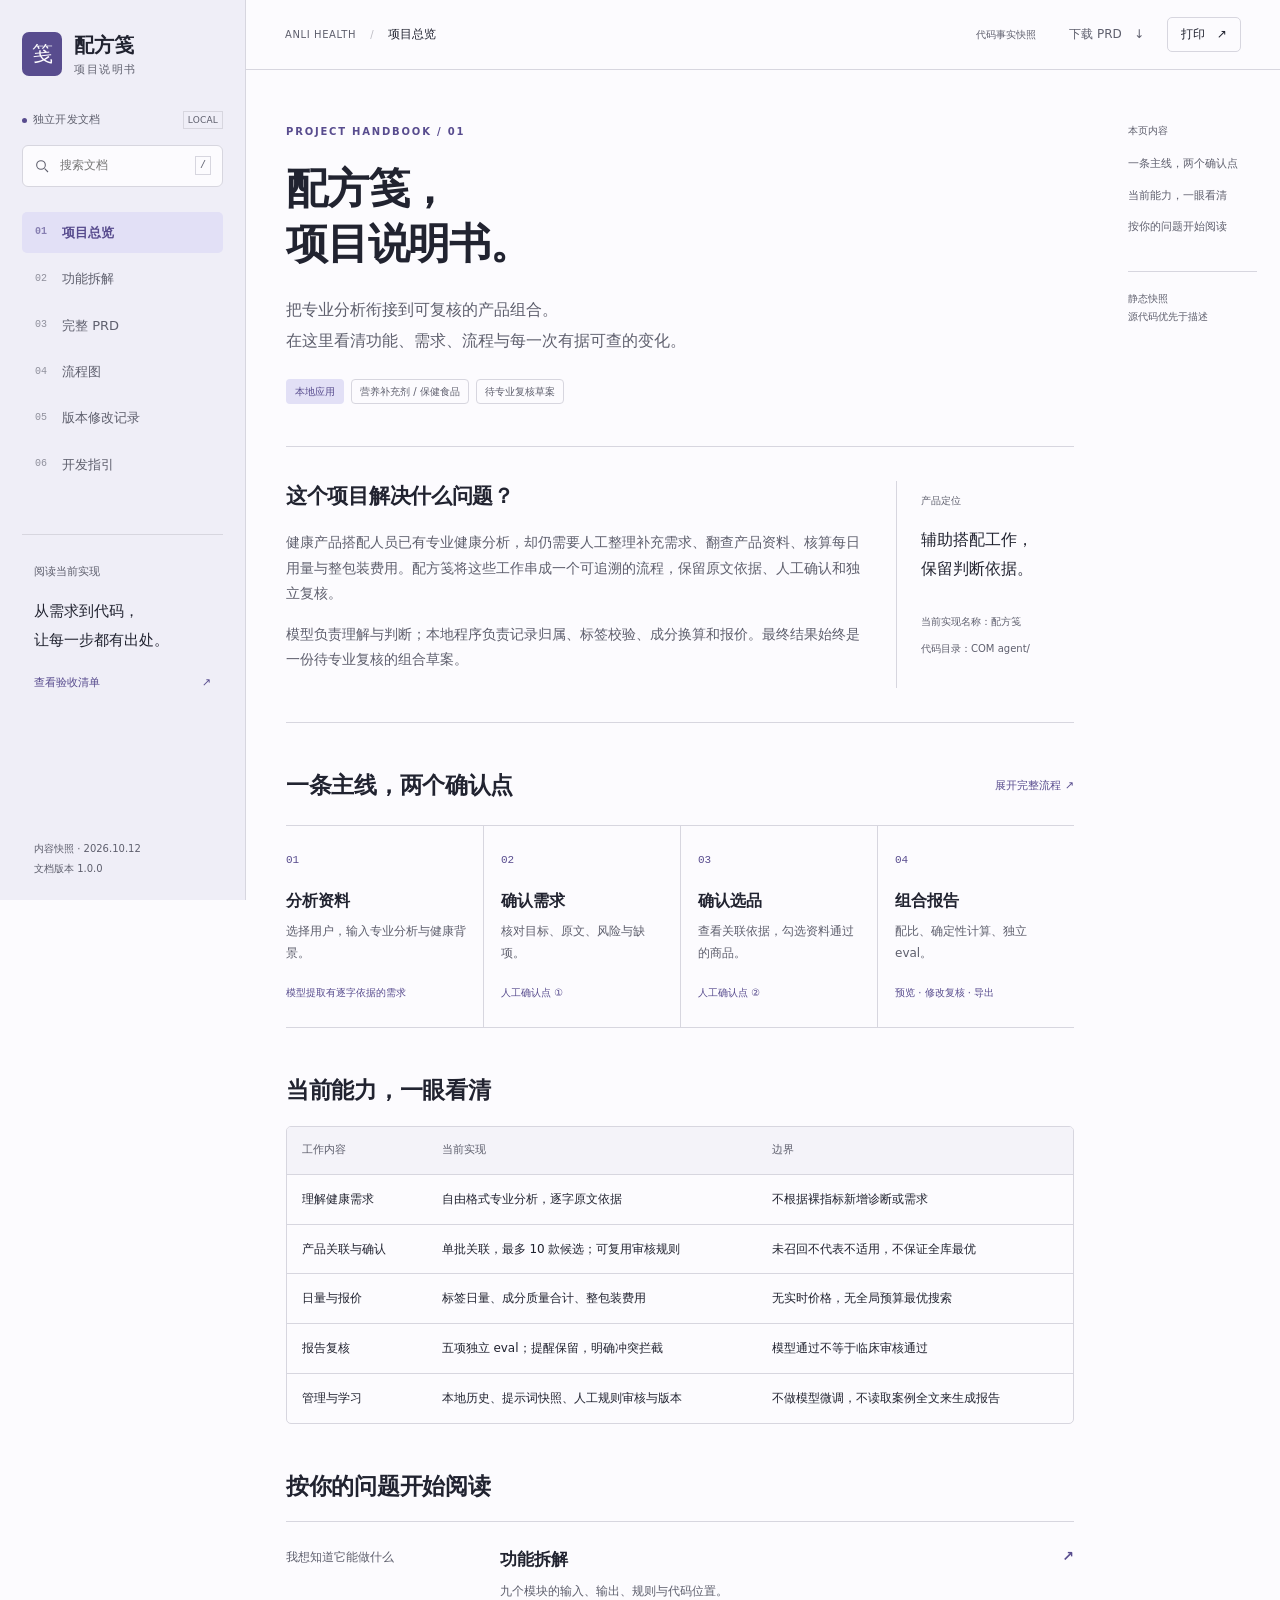
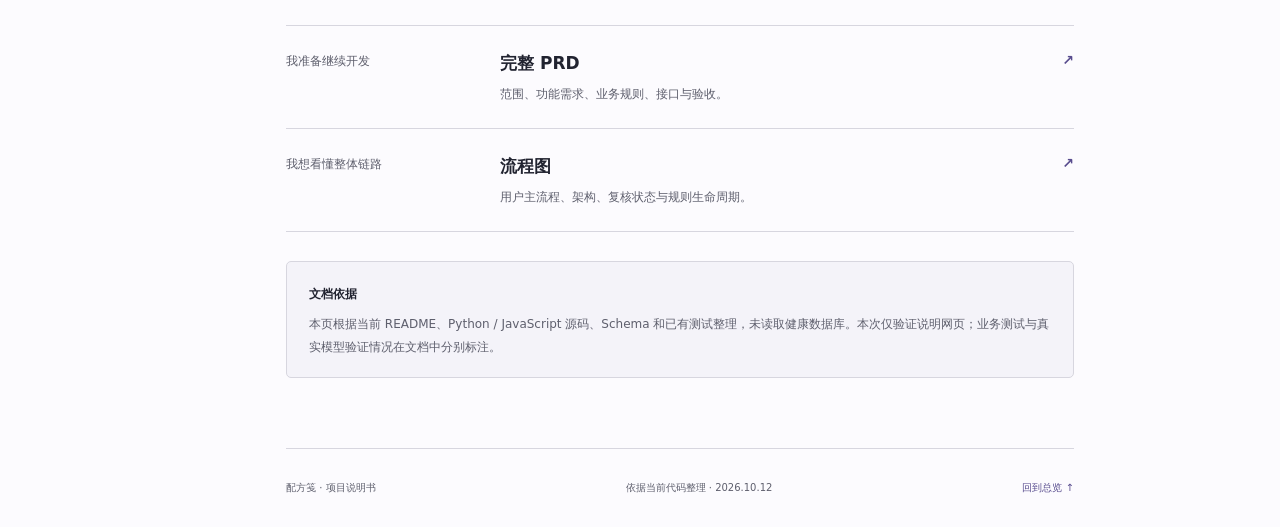
<file: project-docs/index.html>
<!doctype html>
<html lang="zh-CN">
<head>
  <meta charset="utf-8">
  <meta name="viewport" content="width=device-width, initial-scale=1">
  <meta name="description" content="配方笺项目开发说明：功能拆解、产品需求文档、系统流程和版本记录。">
  <title>配方笺 · 项目说明书</title>
  <link rel="icon" href="data:image/svg+xml,%3Csvg xmlns='http://www.w3.org/2000/svg' viewBox='0 0 40 40'%3E%3Crect width='40' height='40' rx='10' fill='%23574b91'/%3E%3Cpath d='M12 10h16v21H12zM16 16h8M16 21h8M16 26h5' fill='none' stroke='%23f8f6fc' stroke-width='2'/%3E%3C/svg%3E">
  <link rel="stylesheet" href="styles.css">
  <script src="app.js" defer></script>
</head>
<body>
  <a class="skip-link" href="#main">跳到正文</a>
  <aside class="sidebar" id="sidebar">
    <a class="brand" href="#overview"><span class="brand-mark" aria-hidden="true">笺</span><span>配方笺<small>项目说明书</small></span></a>
    <div class="workspace-label"><span class="dot"></span> 独立开发文档 <span class="local-label">LOCAL</span></div>
    <label class="search-box" for="doc-search"><svg viewBox="0 0 24 24" aria-hidden="true"><circle cx="10.5" cy="10.5" r="6.5"/><path d="m16 16 5 5"/></svg><input id="doc-search" type="search" placeholder="搜索文档" autocomplete="off"><kbd>/</kbd></label>
    <nav aria-label="文档导航" class="nav">
      <a href="#overview" data-page="overview"><span>01</span>项目总览</a>
      <a href="#features" data-page="features"><span>02</span>功能拆解</a>
      <a href="#prd" data-page="prd"><span>03</span>完整 PRD</a>
      <a href="#flows" data-page="flows"><span>04</span>流程图</a>
      <a href="#changelog" data-page="changelog"><span>05</span>版本修改记录</a>
      <a href="#development" data-page="development"><span>06</span>开发指引</a>
    </nav>
    <div class="sidebar-note"><span>阅读当前实现</span><p>从需求到代码，<br>让每一步都有出处。</p><a href="#prd:prd-acceptance">查看验收清单 <span aria-hidden="true">↗</span></a></div>
    <footer class="sidebar-footer"><span>内容快照 · 2026.10.12</span><span>文档版本 1.0.0</span></footer>
  </aside>
  <div class="shell">
    <header class="topbar"><button class="menu-button" id="menu-toggle" aria-label="展开文档导航" aria-controls="sidebar" aria-expanded="false">☰</button><div class="breadcrumb">ANLI HEALTH <span>/</span> <strong id="page-label">项目总览</strong></div><div class="top-actions"><span class="snapshot-label">代码事实快照</span><button id="download-prd" class="button subtle">下载 PRD <span aria-hidden="true">↓</span></button><button id="print-page" class="button">打印 <span aria-hidden="true">↗</span></button></div></header>
    <main id="main" tabindex="-1">
      <section id="search-results" hidden aria-label="搜索结果"><div class="page-heading"><p class="eyebrow">DOCUMENT SEARCH</p><h1>搜索结果</h1><p id="search-summary" role="status"></p></div><div id="result-list"></div><button id="clear-search" class="button">返回文档</button></section>
      <section class="page" id="overview" data-label="项目总览">
        <div class="page-heading"><p class="eyebrow">PROJECT HANDBOOK / 01</p><h1>配方笺，<br>项目说明书。</h1><p class="lead">把专业分析衔接到可复核的产品组合。<br>在这里看清功能、需求、流程与每一次有据可查的变化。</p><div class="tags"><span class="tag accent">本地应用</span><span class="tag">营养补充剂 / 保健食品</span><span class="tag">待专业复核草案</span></div></div>
        <div class="overview-intro"><div><h2>这个项目解决什么问题？</h2><p>健康产品搭配人员已有专业健康分析，却仍需要人工整理补充需求、翻查产品资料、核算每日用量与整包装费用。配方笺将这些工作串成一个可追溯的流程，保留原文依据、人工确认和独立复核。</p><p>模型负责理解与判断；本地程序负责记录归属、标签校验、成分换算和报价。最终结果始终是一份待专业复核的组合草案。</p></div><aside class="margin-note"><span>产品定位</span><p>辅助搭配工作，<br>保留判断依据。</p><small>当前实现名称：配方笺<br>代码目录：COM agent/</small></aside></div>
        <section class="content-section" id="overview-journey"><div class="section-title"><h2>一条主线，两个确认点</h2><a href="#flows">展开完整流程 ↗</a></div><ol class="journey"><li><span class="step-number">01</span><h3>分析资料</h3><p>选择用户，输入专业分析与健康背景。</p><small>模型提取有逐字依据的需求</small></li><li><span class="step-number">02</span><h3>确认需求</h3><p>核对目标、原文、风险与缺项。</p><small>人工确认点 ①</small></li><li><span class="step-number">03</span><h3>确认选品</h3><p>查看关联依据，勾选资料通过的商品。</p><small>人工确认点 ②</small></li><li><span class="step-number">04</span><h3>组合报告</h3><p>配比、确定性计算、独立 eval。</p><small>预览 · 修改复核 · 导出</small></li></ol></section>
        <section class="content-section" id="overview-boundary"><h2>当前能力，一眼看清</h2><div class="table-wrap"><table><thead><tr><th>工作内容</th><th>当前实现</th><th>边界</th></tr></thead><tbody><tr><td>理解健康需求</td><td>自由格式专业分析，逐字原文依据</td><td>不根据裸指标新增诊断或需求</td></tr><tr><td>产品关联与确认</td><td>单批关联，最多 10 款候选；可复用审核规则</td><td>未召回不代表不适用，不保证全库最优</td></tr><tr><td>日量与报价</td><td>标签日量、成分质量合计、整包装费用</td><td>无实时价格，无全局预算最优搜索</td></tr><tr><td>报告复核</td><td>五项独立 eval；提醒保留，明确冲突拦截</td><td>模型通过不等于临床审核通过</td></tr><tr><td>管理与学习</td><td>本地历史、提示词快照、人工规则审核与版本</td><td>不做模型微调，不读取案例全文来生成报告</td></tr></tbody></table></div></section>
        <section class="content-section" id="overview-reading"><h2>按你的问题开始阅读</h2><div class="reading-links"><a href="#features"><span>我想知道它能做什么</span><strong>功能拆解 <span>↗</span></strong><p>九个模块的输入、输出、规则与代码位置。</p></a><a href="#prd"><span>我准备继续开发</span><strong>完整 PRD <span>↗</span></strong><p>范围、功能需求、业务规则、接口与验收。</p></a><a href="#flows"><span>我想看懂整体链路</span><strong>流程图 <span>↗</span></strong><p>用户主流程、架构、复核状态与规则生命周期。</p></a></div></section>
        <div class="note"><strong>文档依据</strong><p>本页根据当前 README、Python / JavaScript 源码、Schema 和已有测试整理，未读取健康数据库。本次仅验证说明网页；业务测试与真实模型验证情况在文档中分别标注。</p></div>
      </section>

      <section class="page" id="features" data-label="功能拆解" hidden>
        <div class="page-heading"><p class="eyebrow">FUNCTION MAP / 02</p><h1>功能拆解</h1><p class="lead">从用户资料到报告交付，再到人工经验复用。<br>每个模块都有明确的职责与校验边界。</p></div>
        <div class="section-title"><p class="muted">展开模块查看输入、输出、业务规则和开发出处。</p><button id="expand-features" class="button subtle" aria-expanded="false">展开全部</button></div>
        <div class="feature-list">
          <details class="feature" open id="feature-users"><summary><span class="module-number">01</span><div><h2>用户与工作空间</h2><p>各用户的输入、目标、选品和报告分别保存。</p></div><span class="badge">已实现</span><span class="expand-icon">+</span></summary><div class="feature-body"><dl><dt>输入</dt><dd>姓名 / 称呼、编号、年龄、孕哺、过敏、疾病、用药、在用补充剂、禁用商品。</dd><dt>输出</dt><dd>按用户切换的工作台和本地持久化记录；异步结果归属发起请求的用户。</dd><dt>规则</dt><dd>资料有 revision；输入变化使旧选品 / 报告失效。可明确沿用已提取需求，随后必须重新选品。浏览器 Cookie 隔离工作空间，普通用户没有个人登录账户。</dd><dt>出处</dt><dd><code>web/app.js</code> · <code>store.py:save_user</code> · <code>test_users.cjs</code></dd></dl></div></details>
          <details class="feature" id="feature-catalog"><summary><span class="module-number">02</span><div><h2>产品资料库</h2><p>导入、核对标签、保存产品与下载备份。</p></div><span class="badge">已实现</span><span class="expand-icon">+</span></summary><div class="feature-body"><dl><dt>输入</dt><dd>普通 / 归档 .xlsx，应用导出的 .json；标签、SKU、成分、包装、过敏原、禁忌和有效价格。</dd><dt>输出</dt><dd>虚拟示例库、40 条安利 / 纽崔莱归档记录、自行导入库；商品核对页、缺项与来源。</dd><dt>规则</dt><dd>保留来源 ID 和规格，不按名称合并。原始 Excel 只读；历史用量不能直接成为现售标签日量。Demo 参数及假设有独立标记，不自动改变真实审核状态。</dd><dt>出处</dt><dd><code>engine.py:read_excel / product_checks</code> · <code>archive_demo.py</code> · <code>test_archive_demo.py</code></dd></dl></div></details>
          <details class="feature" id="feature-needs"><summary><span class="module-number">03</span><div><h2>健康需求提取与确认</h2><p>从自由文本整理目标，保留逐字原文依据。</p></div><span class="badge">已实现</span><span class="expand-icon">+</span></summary><div class="feature-body"><dl><dt>输入</dt><dd>已专业分析原文、用户背景、产品库可用目标。</dd><dt>输出</dt><dd>目标 name / evidence / catalog_goal，摘要、风险、缺项和 ready / needs_review / block。</dd><dt>规则</dt><dd>本地校验 evidence 是原文连续子串。使用者勾选目标后才选品。不推荐商品、不推导诊断、不把饮食建议自动改成补充剂适应证。</dd><dt>出处</dt><dd><code>needs.py:extract_needs / validate_needs</code> · <code>needs_schema.json</code> · <code>test_needs.py</code></dd></dl></div></details>
          <details class="feature" id="feature-selection"><summary><span class="module-number">04</span><div><h2>批量关联与人工选品</h2><p>解释关联理由，只有合格候选可以确认。</p></div><span class="badge">已实现</span><span class="expand-icon">+</span></summary><div class="feature-body"><dl><dt>输入</dt><dd>已确认需求、最新用户背景、允许评估的商品与审核规则摘要。</dd><dt>输出</dt><dd>最多 10 款 related / uncertain 候选，目标对应、理由、逐字商品依据、缺项、冲突和 eligible。</dd><dt>规则</dt><dd>先本地排除用户禁用、停用和规则排除商品。related 且无资料缺项 / 冲突才 eligible。生成报告复用确认记录，不能擅自增减商品。同配置同资料可命中最多 32 组内存缓存。</dd><dt>出处</dt><dd><code>matching.py</code> · <code>generator.py:select_products</code> · <code>store.py:selection_context</code> · <code>test_selection.py</code></dd></dl></div></details>
          <details class="feature" id="feature-compose"><summary><span class="module-number">05</span><div><h2>组合配比与确定性计算</h2><p>模型给搭配依据，程序核算标签日量和费用。</p></div><span class="badge">已实现</span><span class="expand-icon">+</span></summary><div class="feature-body"><dl><dt>输入</dt><dd>已确认商品、专业分析、周期、预算、运费、优惠。</dd><dt>输出</dt><dd>组合草案、每款日量、成分合计、包装数量、剩余量、购买费用与消耗成本。</dd><dt>规则</dt><dd>网页按标签日量；模型不产生价格。质量单位 g / mg / µg 换算，IU 不自动换算。标签超量、已知过敏 / 禁忌、明确累计摄入超上限、超预算等触发拦截。价格未知或失效时待报价。</dd><dt>出处</dt><dd><code>generator.py:generate_output</code> · <code>engine.py:compose / quote</code> · <code>test_generator.py</code> · <code>test_engine.py</code></dd></dl></div></details>
          <details class="feature" id="feature-eval"><summary><span class="module-number">06</span><div><h2>独立 eval 与报告交付</h2><p>五项复核决定展示草案、提醒或拦截。</p></div><span class="badge">已实现</span><span class="expand-icon">+</span></summary><div class="feature-body"><dl><dt>输入</dt><dd>原专业分析、拟选商品原资料、模型配比、本地计算结果。</dd><dt>输出</dt><dd>选品、日量、禁用商品、重复成分、禁忌五项 pass / fail / unknown；Markdown、JSON 和浏览器打印 PDF。</dd><dt>规则</dt><dd>任一 fail → block；否则任一 unknown → needs_review；全部 pass → pass。pass 与 needs_review 都可交付草案；unknown 原样写入提醒。调用失败或无可计算商品不输出报告。</dd><dt>出处</dt><dd><code>evaluator.py:validate_result / reviewed_output</code> · <code>eval_schema.json</code> · <code>engine.py:markdown</code> · <code>test_evaluator.py</code></dd></dl></div></details>
          <details class="feature" id="feature-edit"><summary><span class="module-number">07</span><div><h2>报告文字编辑与重新复核</h2><p>可改表达，产品、日量和报价保留原计算。</p></div><span class="badge">已实现</span><span class="expand-icon">+</span></summary><div class="feature-body"><dl><dt>输入</dt><dd>摘要、每款搭配依据、生活方式与复查建议。</dd><dt>输出</dt><dd>重新复核后的报告、下载 / 打印内容和修改历史。</dd><dt>规则</dt><dd>只能修改四类叙述字段，不开放数值编辑。复核通过或仅提醒才更新；冲突、失败或取消保留原报告。资料 revision 已变化时不能编辑旧报告。</dd><dt>出处</dt><dd><code>report_editor.py:edit_report</code> · <code>store.py:report_context / finish_edit</code> · <code>test_report_editor.py</code></dd></dl></div></details>
          <details class="feature" id="feature-admin"><summary><span class="module-number">08</span><div><h2>管理员认证与追溯</h2><p>独立管理员入口，查看用户、历史与实际提示词。</p></div><span class="badge">已实现</span><span class="expand-icon">+</span></summary><div class="feature-body"><dl><dt>输入</dt><dd>首次设置管理员账号与密码；搜索用户，筛选历史。</dd><dt>输出</dt><dd>全部本机工作空间用户，成功 / 拦截 / 失败历史，输入结果与当次提示词快照。</dd><dt>规则</dt><dd>无默认密码，8～128 字符，加盐 PBKDF2；独立会话 8 小时。未登录禁止管理数据。当前代码提供需求、关联、配比、eval、案例提炼五套只读提示词，版本为文本哈希。</dd><dt>出处</dt><dd><code>server.py:require_admin / prompts</code> · <code>store.py</code> · <code>web/admin.js</code> · <code>test_admin.py</code></dd></dl></div></details>
          <details class="feature" id="feature-learning"><summary><span class="module-number">09</span><div><h2>人工案例学习</h2><p>把匿名案例整理为经审核、可追溯的规则。</p></div><span class="badge">已实现</span><span class="expand-icon">+</span></summary><div class="feature-body"><dl><dt>输入</dt><dd>匿名案例、专业分析、明确目标、人工商品与实际日量、组合 / 排除依据、反馈与局限。</dd><dt>输出</dt><dd>不可变来源与商品快照；最多 8 条提炼草案；选品 / 组合 / 排除规则、审核状态和逐版本记录。</dd><dt>规则</dt><dd>提炼独立触发，不做微调。条件按组 AND、同组 OR，组合目标全部满足；未知背景不匹配。商品指纹变化失效。最多 8 条关联摘要与 8 条排除摘要，全部命中排除先执行。仅覆盖全部目标且标签通过时省去关联调用，配比和 eval 继续执行。</dd><dt>出处</dt><dd><code>learning.py</code> · <code>store.py:save_rule / rule_state</code> · <code>web/learning.js</code> · <code>test_learning.py</code></dd></dl></div></details>
        </div>
      </section>

      <section class="page" id="prd" data-label="完整 PRD" hidden>
        <div class="page-heading"><p class="eyebrow">PRODUCT REQUIREMENTS / 03</p><h1>完整 PRD</h1><p class="lead">配方笺 · 当前实现基线<br>把已有行为写成可执行、可核验的开发要求。</p><div class="tags"><span class="tag accent">文档 1.0.0</span><span class="tag">2026.10.12</span><span class="tag">依据代码整理，待产品确认</span></div></div>
        <nav class="chapter-index" aria-label="PRD章节"><a href="#prd:prd-definition">01 定位</a><a href="#prd:prd-users">02 用户权限</a><a href="#prd:prd-scope">03 范围</a><a href="#prd:prd-input">04 信息与输入</a><a href="#prd:prd-requirements">05 功能需求</a><a href="#prd:prd-rules">06 业务规则</a><a href="#prd:prd-state">07 状态与异常</a><a href="#prd:prd-data">08 数据</a><a href="#prd:prd-api">09 接口</a><a href="#prd:prd-quality">10 非功能要求</a><a href="#prd:prd-acceptance">11 验收</a><a href="#prd:prd-next">12 后续决策</a></nav>
        <article id="prd-document" class="document">
          <section class="content-section" id="prd-definition"><p class="section-kicker">01 / DEFINITION</p><h2>产品定位与目标</h2><p>产品名称为配方笺，工程目录为 COM agent。面向已有专业健康分析的产品搭配人员，辅助将分析转换为有依据的营养补充剂 / 保健食品组合草案。</p><p>核心目标：减少重复整理与核算；让健康需求、商品关联、标签日量、费用和复核判断能够逐项追溯；在资料变化时阻止旧结果被误用。</p><p>当前成功口径：示例流程可运行，资料缺失可定位，确认商品集合不被模型改写，日量与报价可复算，报告和操作历史可恢复。没有已采集的商业增长指标或临床有效性指标。</p><div class="note"><strong>需求状态说明</strong><p>下文“已实现”表示当前源码和测试中存在对应行为，不表示本次已重新运行所有业务测试。后续建议单独标注，尚未视为已获批准的开发需求。</p></div></section>
          <section class="content-section" id="prd-users"><p class="section-kicker">02 / USERS & PERMISSIONS</p><h2>用户角色与权限</h2><div class="table-wrap"><table><thead><tr><th>角色</th><th>主要任务</th><th>权限边界</th></tr></thead><tbody><tr><td>搭配人员 / 工作台使用者</td><td>用户管理、分析输入、需求确认、选品、报告、产品核对</td><td>浏览器工作空间内资料；没有逐用户账号认证</td></tr><tr><td>管理员</td><td>首次设置 / 登录、跨工作空间用户与历史查看、提示词和规则管理</td><td>独立管理员会话，管理 API 服务端校验</td></tr><tr><td>专业复核人员</td><td>对个体方案、剂量、适用与合用依据进行实际专业审核</td><td>当前没有独立角色账号、签名或审批发布流</td></tr><tr><td>报告接收者</td><td>阅读人工导出的 Markdown / JSON / PDF 草案</td><td>当前没有客户端门户或在线分享系统</td></tr></tbody></table></div><p>浏览器更换或 Cookie 清除会进入新工作空间，旧资料仍由管理员可见。姓名 / 编号用于关联个体资料，不能视为身份验证。</p></section>
          <section class="content-section" id="prd-scope"><p class="section-kicker">03 / SCOPE</p><h2>范围与交付物</h2><h3>当前范围</h3><ul><li>本机工作台与独立管理员后台；本地 SQLite 持久化。</li><li>用户资料、专业分析、产品库与示例数据。</li><li>需求提取 → 确认需求 → 产品关联 → 确认商品 → 配比 → 本地计算 → 独立 eval。</li><li>报告预览、受限文字编辑 / 复核、Markdown / JSON 导出、浏览器打印 PDF。</li><li>人工案例录入、单次规则提炼、人工审核启停、条件匹配和版本追溯。</li></ul><h3>当前范围外</h3><ul><li>从原始检验指标自动诊断、自动判定补充剂适应证。</li><li>实时价格、库存 / 订单 / 支付、全局最优组合搜索。</li><li>完整药物相互作用知识库、临床安全承诺、电子签名与正式方案发布。</li><li>多人云端协作、逐用户登录、模型微调、自动学习未经审核案例。</li></ul><p>交付物为待专业复核的草案，内容含用户识别、目标原文依据、商品与日量、成分和报价、缺项、风险与复核结果。</p></section>
          <section class="content-section" id="prd-input"><p class="section-kicker">04 / INFORMATION & INPUT</p><h2>信息架构与输入约束</h2><p>工作台主流程四步：分析资料、需求确认与选品、选品结果、组合报告。侧栏提供用户选择 / 编辑、产品资料库、匹配规则；管理员后台提供用户、使用历史、功能提示词、人工案例学习。</p><div class="table-wrap"><table><thead><tr><th>输入组</th><th>字段与约束</th><th>缺失处理</th></tr></thead><tbody><tr><td>用户标识</td><td>姓名 / 称呼必填，编号必填；姓名最长 60，编号最长 80 字符</td><td>前端阻止空值；编号在工作空间内唯一</td></tr><tr><td>专业分析</td><td>自由格式非空文本，支持文字文件导入；保留分析审核信息</td><td>不替用户编造结论；提取无目标则提示核对</td></tr><tr><td>健康背景</td><td>年龄 0～120、孕哺、过敏、疾病、药物、补充剂、禁用商品</td><td>“未知”和明确“无”分开；未知进入缺项 / 提醒</td></tr><tr><td>周期与费用</td><td>周期为 1～365 整数天；预算选填；运费 / 优惠为空按 0；金额非负</td><td>非法数值拒绝；预算空值不限制</td></tr><tr><td>产品核对</td><td>ID / SKU、日量、单位、标签上限、包装、标签来源、成分、过敏原、禁忌、依据</td><td>逐商品列缺项，不能把未核验商品当成可执行候选</td></tr><tr><td>价格</td><td>CNY、与 SKU 一致，来源、价格日期与有效期</td><td>缺失 / 过期 / 非 CNY / SKU 不符显示待报价</td></tr><tr><td>导入</td><td>.xlsx 或本应用 .json 产品数组；请求体不超过 15 MB</td><td>.xls 提示另存为 .xlsx；JSON 格式或 ID 重复拒绝</td></tr></tbody></table></div><p>网页已移除其他成分摄入及个体剂量调整输入；后端仍保留相关数据校验能力。文档不能把后端能力当作当前前端已开放的功能。</p></section>
          <section class="content-section" id="prd-requirements"><p class="section-kicker">05 / FUNCTIONAL REQUIREMENTS</p><h2>功能需求</h2><p>下面的 FR 编号由本次文档定义，用于今后的开发讨论与验收定位，不是历史发布版本号。</p>
            <h3>FR-01 用户资料与恢复 <span class="inline-status">已实现</span></h3><p>支持新建、编辑、选择用户；按用户分别保存专业分析、健康背景、审核信息、周期、预算、提取、商品勾选与报告。切换 / 刷新恢复对应用户状态；异步结果不可写到切换后的其他用户。示例载入进入独立示例用户。</p><p class="source">出处：web/app.js · store.py · test_users.cjs</p>
            <h3>FR-02 产品资料导入与核对 <span class="inline-status">已实现</span></h3><p>支持三种库视图、搜索商品、查看原始来源 / 规格、核对字段、保存本机修改与 JSON 备份。保持原始 Excel 不变，同名异规格不合并。归档 40 条使用 Demo 补齐时显式展示假设和示例属性，保留 label_reviewed / ingredients_complete 真实状态。</p><p class="source">出处：engine.py · archive_demo.py · web/app.js · test_archive_demo.py</p>
            <h3>FR-03 提取需求 <span class="inline-status">已实现</span></h3><p>模型仅整理专业分析明确的方向或补充需求，返回摘要、目标、逐字依据、风险、缺项及状态。本地校验输出结构、目标不重复、引用为原文连续子串；否定 / 未确认需求不进入目标。不在此步骤推荐产品或用量。</p><p class="source">出处：needs.py · needs_schema.json · test_needs.py</p>
            <h3>FR-04 人工确认与沿用 <span class="inline-status">已实现</span></h3><p>至少勾选一个提取目标后进入选品。提取记录必须属于当前工作空间 / 用户，且版本与资料一致；如明确沿用旧需求，保留提取原分析并按最新背景重新判断。沿用不等于适用证明，不能复用旧选品直接生成。</p><p class="source">出处：server.py · store.py:extraction_context · test_needs.py / test_selection.py</p>
            <h3>FR-05 关联选品 <span class="inline-status">已实现</span></h3><p>模型调用前排除禁用、停用、规则排除商品。一次批量比较允许商品，最多召回 10 款有关联 / 待核验候选；关联明确商品必须附目标索引和逐字商品证据。本地商品身份与资料引用核验不可省略。资料缺项商品可以展示理由，但不能勾选为合格商品。</p><p class="source">出处：matching.py · generator.py:select_products · test_matching.py / test_selection.py</p>
            <h3>FR-06 确认商品后生成 <span class="inline-status">已实现</span></h3><p>至少确认一款 eligible 商品；确认集合无重复、无库外 ID。生成时验证记录归属、用户版本、分析、商品库、模型和适用规则仍一致；复用确认关联记录，不重复全库关联。模型不能替换或增减商品；组合无法计算或明确冲突则解释并拦截。</p><p class="source">出处：generator.py:generate_output · store.py:selection_context · server.py · test_selection.py</p>
            <h3>FR-07 配比与计算 <span class="inline-status">已实现</span></h3><p>模型根据确认目标与商品提供用量和搭配依据；本地程序重新核对原标签日量、上限和商品身份，按周期计算成分与报价。不得使用模型生成的价格。预算超出、禁用商品、标签日量不一致等明确问题不得生成报告。</p><p class="source">出处：generator.py · engine.py · compose_schema.json · test_generator.py / test_engine.py</p>
            <h3>FR-08 五项独立复核 <span class="inline-status">已实现</span></h3><p>配比与复核使用同一请求的模型配置快照、不同提示词。eval 必须完整返回 selection / dosage / forbidden / duplication / contraindication 五项。按 fail / unknown / pass 聚合状态；提醒保留到草案，明确冲突或调用失败不交付。复核阶段保持独立调用。</p><p class="source">出处：evaluator.py · eval_schema.json · model_client.py · test_evaluator.py</p>
            <h3>FR-09 报告预览与导出 <span class="inline-status">已实现</span></h3><p>报告展示用户姓名 / 编号、目标原文、商品依据 / 日量、成分、购买费用 / 消耗成本、提醒与复核记录。下载 Markdown 与 JSON；PDF 由浏览器打印产生。文件名含用户编号，Demo 报告显式标记。返回上一步保留已有输入与结果。</p><p class="source">出处：engine.py:markdown · web/app.js · test_users.cjs</p>
            <h3>FR-10 编辑报告文字 <span class="inline-status">已实现</span></h3><p>只开放摘要、产品依据、生活方式、复查建议。编辑不影响已计算产品、日量、成分与报价。保存前重新 eval，通过或仅提醒才更新。失败 / 拦截 / 取消保持原报告；记录源报告、修改字段、输入与实际提示词快照。</p><p class="source">出处：report_editor.py · store.py:finish_edit · test_report_editor.py</p>
            <h3>FR-11 管理员与历史 <span class="inline-status">已实现</span></h3><p>首次本人设置独立账号密码；登录后查看所有本机工作空间用户、按姓名 / 编号搜索、查看分页历史及详情、按用户筛选。提取、选品、配比 / eval、文字修改、导入和规则提炼记录成功 / 拦截 / 失败状态；五套实际提示词及其哈希版本只读。</p><p class="source">出处：server.py · store.py · web/admin.js · test_admin.py</p>
            <h3>FR-12 人工案例与规则审核 <span class="inline-status">已实现</span></h3><p>管理员录入匿名案例与商品快照，保存本身不调用模型。提炼单独触发，最多返回 8 条草案；允许人工新增。来源案例不可变，更正用新记录。规则保存变为 draft，人工确认后 active，停用为 inactive；修改与状态变更增加版本并保留操作者。</p><p class="source">出处：learning.py · store.py · web/learning.js · test_learning.py</p>
            <h3>FR-13 规则应用与失效 <span class="inline-status">已实现</span></h3><p>仅使用当前启用规则，按目标和健康背景精确匹配，未知条件不命中；标签 / 成分 / 适用资料 / 禁忌变化导致指纹失效。全部命中排除先本地执行；规则摘要最多 8 条关联 + 8 条排除。全部目标由合格规则商品覆盖时可免关联模型调用；配比 / eval 仍执行。选品后规则变化要求重新选品。</p><p class="source">出处：learning.py:rule_context / learned_matching · matching.py · server.py · test_learning.py</p>
          </section>
          <section class="content-section" id="prd-rules"><p class="section-kicker">06 / BUSINESS RULES</p><h2>业务规则与计算口径</h2><ol><li><strong>目标以原文为准。</strong>不为产品销售改变专业分析；每个模型目标与关联证据可逐字核验。</li><li><strong>确认不覆盖校验。</strong>人工确认商品后仍检查禁用、资料、日量、禁忌和累计摄入；Demo 仍保留安全检查。</li><li><strong>禁用匹配。</strong>ID、SKU、完整名称精确匹配；模糊名称无法保证识别。已停用和命中排除规则商品在模型前排除。</li><li><strong>缺项与冲突分开。</strong>不完整产品资料阻止成为 eligible；适用 / 合用 / 膳食等未知可成为草案提醒。明确冲突拦截。</li><li><strong>数量与费用确定计算。</strong>包装必须与日量同单位，价格必须有效且与 SKU 一致。</li><li><strong>成分质量换算。</strong>g、mg、µg 按质量统一；IU 不自动换算。其他摄入未知不能记为 0；仅对提供的上限作比较。</li><li><strong>规则不能改变标签剂量。</strong>案例实际用量仅作为来源，不作为自动剂量调整记录。</li></ol><div class="formula-block"><code>周期需要量 = 标签每日量 × 周期天数</code><code>购买包装数 = ceil(周期需要量 ÷ 每包装含量)</code><code>购买费用 = 购买包装数 × 单包装有效价</code><code>消耗成本 = 周期需要量 ÷ 每包装含量 × 单包装有效价</code><code>剩余量 = 购买包装数 × 每包装含量 − 周期需要量</code><code>组合购买总价 = Σ购买费用 + 运费 − 优惠</code></div><p>优惠不能超过已知商品购买金额与运费之和，超过即拒绝。有任何待报价商品时不伪造完整总价。已知总价超过填写预算时阻止报告输出。费用使用 Decimal 计算并按金额取两位小数。</p><p>就医 / 复查优先、明确要求暂停搭配、儿童及已提供累计摄入超过提供上限时暂停搭配。疾病 / 用药 / 禁忌的本地检查使用已有文本与模型判断，没有完整专业相互作用库。</p><p class="source">出处：engine.py:product_checks / quote / compose · generator.py · evaluator.py</p></section>
          <section class="content-section" id="prd-state"><p class="section-kicker">07 / STATE & EXCEPTIONS</p><h2>状态、异常与回退</h2><div class="table-wrap"><table><thead><tr><th>阶段</th><th>状态</th><th>界面 / 后续行为</th></tr></thead><tbody><tr><td>提取</td><td>ready / needs_review / block</td><td>目标可确认 / 补资料 / 暂停流程</td></tr><tr><td>选品</td><td>ready</td><td>至少存在 eligible 商品，允许勾选后生成</td></tr><tr><td>选品</td><td>needs_review / block / error</td><td>展示缺项、冲突或错误；超时保留需求，可重新选品</td></tr><tr><td>配比</td><td>proposed / needs_review / block</td><td>可计算组合继续复核；提醒保留；明确冲突停止</td></tr><tr><td>eval</td><td>任一 fail → block</td><td>不显示 / 导出新报告，解释冲突项</td></tr><tr><td>eval</td><td>无 fail，存在 unknown → needs_review</td><td>展示草案、日量、报价和待确认提醒</td></tr><tr><td>eval</td><td>全部 pass → pass</td><td>展示草案，仍需专业复核</td></tr><tr><td>任一模型阶段</td><td>超时 / 配置不完整 / 结构异常 / 忙碌</td><td>说明失败与可重试动作，不改用本地规则直接放行</td></tr><tr><td>输入 / 库 / 适用规则变化</td><td>记录过期</td><td>重新选品；明确沿用提取仅放宽提取归属版本使用</td></tr><tr><td>报告编辑</td><td>fail / error / 取消</td><td>保留原报告</td></tr></tbody></table></div><p>一个进程内共享模型并发槽位为 1，忙碌请求给出提示。CLI 关联阶段超时 300 秒、推理强度 medium，其他阶段超时 180 秒；这些是调用上限，不是响应时间承诺。</p><p>当已确认商品仍可按标签计算，但配比仅返回提醒并清空商品时，后端可生成明确标注的标签计算草案并继续独立 eval；该回退不会把 unknown 改成 pass，也不会绕过明确冲突。</p></section>
          <section class="content-section" id="prd-data"><p class="section-kicker">08 / DATA MODEL</p><h2>数据结构与持久化</h2><p>数据库为 COM agent/data/health.sqlite3；当前共 8 张表。JSON 字段保存输入 / 结果 / 快照；没有本次文档新建的业务数据库。</p><div class="table-wrap"><table><thead><tr><th>表</th><th>主要字段</th><th>用途</th></tr></thead><tbody><tr><td><code>admins</code></td><td>单一 id、username、salt、password_hash</td><td>管理员账号与加盐密码哈希</td></tr><tr><td><code>sessions</code></td><td>token_hash、expires</td><td>独立管理员会话</td></tr><tr><td><code>users</code></td><td>key、workspace、user_id、name、fields、revision</td><td>用户资料与恢复状态，工作空间内编号唯一</td></tr><tr><td><code>history</code></td><td>id、user_key / revision、action、status、request、result、prompts、时间</td><td>生成 / 导入 / 编辑 / 提炼历史及提示词快照</td></tr><tr><td><code>catalogs</code></td><td>workspace + kind、products</td><td>各工作空间保存的产品库</td></tr><tr><td><code>learning_cases</code></td><td>id、title、data、created_by、created_at</td><td>不可变匿名来源案例及商品快照</td></tr><tr><td><code>learned_rules</code></td><td>id、case_id、status、revision、data、操作者 / 时间</td><td>当前规则与审核状态</td></tr><tr><td><code>rule_versions</code></td><td>rule_id + revision、data、actor、at</td><td>逐版本规则操作记录</td></tr></tbody></table></div><h3>主要对象</h3><ul><li>提取记录：status、summary、goals、cautions、missing、model、history_id；目标含 name / evidence / catalog_goal。</li><li>选品记录：products、matching、learning、confirmed_goals、history_id；候选含目标索引、资料引用、missing / conflicts / eligible。</li><li>组合结果：report、markdown、generation、evaluation、matching、history_id；无报告时 report / markdown 为 null。</li><li>规则：kind 为 select / combine / exclude；conditions、product_ids、reason、limitations、商品指纹、来源案例与 revision。</li></ul><p>记录归属 / revision 由服务端校验。数据库不保存 API 密钥；密钥位于本机环境 / .env。停止业务应用后复制数据库可备份；当前没有内置数据库恢复 / 迁移管理界面。</p></section>
          <section class="content-section" id="prd-api"><p class="section-kicker">09 / API CONTRACT</p><h2>接口清单</h2><p>业务服务默认为 http://127.0.0.1:8765。POST 使用 JSON；以下为当前路由清单，详细结构以 server.py、Schema 和测试为准。</p><div class="table-wrap"><table class="api-table"><thead><tr><th>方法 / 路径</th><th>主要输入</th><th>用途 / 权限</th></tr></thead><tbody><tr><td>GET /api/bootstrap</td><td>工作空间 Cookie</td><td>示例、归档、保存产品库、当日日期</td></tr><tr><td>GET /api/users</td><td>工作空间 Cookie</td><td>当前工作空间用户</td></tr><tr><td>POST /api/users/save</td><td>key、revision、fields、demo</td><td>保存用户</td></tr><tr><td>POST /api/catalogs/save</td><td>kind、products</td><td>保存产品库</td></tr><tr><td>POST /api/import</td><td>filename、Base64 data</td><td>解析 Excel / JSON；不等同于自动保存库</td></tr><tr><td>POST /api/extract</td><td>user_key / revision、case、catalog</td><td>提取健康需求并记录历史</td></tr><tr><td>POST /api/select</td><td>用户、case、catalog、extraction_id、confirmed_goals、可选 reuse_extraction</td><td>检验提取记录，应用审核规则，批量关联</td></tr><tr><td>POST /api/compose</td><td>上列资料、selection_id、confirmed_products</td><td>工作台确认后配比 / 复核；后端兼容直接 case 客户端</td></tr><tr><td>POST /api/reports/edit</td><td>user_key / revision、history_id、changes</td><td>编辑四类文字并复核</td></tr><tr><td>GET /api/admin/status</td><td>管理员 Cookie（可无）</td><td>首次设置状态与当前账号</td></tr><tr><td>POST /api/admin/setup</td><td>username、password</td><td>仅首次允许</td></tr><tr><td>POST /api/admin/login</td><td>username、password</td><td>创建会话，失败限流</td></tr><tr><td>POST /api/admin/logout</td><td>管理员 Cookie</td><td>注销会话</td></tr><tr><td>GET /api/admin/users</td><td>管理员 Cookie</td><td>所有本机用户，管理员</td></tr><tr><td>GET /api/admin/user?key=…</td><td>用户 key</td><td>单用户详情，管理员</td></tr><tr><td>GET /api/admin/history</td><td>offset、可选 user_key</td><td>历史分页 / 筛选，管理员</td></tr><tr><td>GET /api/admin/history/detail?id=…</td><td>历史 id</td><td>输入、结果与快照，管理员</td></tr><tr><td>GET /api/admin/prompts</td><td>管理员 Cookie</td><td>五套只读提示词及 Schema</td></tr><tr><td>GET /api/admin/learning</td><td>管理员 Cookie</td><td>案例、规则与商品列表</td></tr><tr><td>GET /api/admin/learning/case?id=…</td><td>案例 id</td><td>来源详情，管理员</td></tr><tr><td>GET /api/admin/learning/versions?id=…</td><td>规则 id</td><td>规则版本，管理员</td></tr><tr><td>POST /api/admin/learning/case</td><td>案例资料</td><td>不可变来源入库，管理员</td></tr><tr><td>POST /api/admin/learning/distill</td><td>case_id</td><td>单独模型提炼，管理员</td></tr><tr><td>POST /api/admin/learning/rule</td><td>case_id、rule、可选 id / revision</td><td>新增 / 修改为待审核，管理员</td></tr><tr><td>POST /api/admin/learning/state</td><td>id、revision、status、reviewed</td><td>审核启用 / 停用，管理员</td></tr></tbody></table></div><p>服务端拒绝跨来源提交及非本机 Host。管理读取未授权返回 401，权限失败提交返回 403；不存在路由返回 404，非法输入通常返回 400，重复首次设置 409，登录失败限流 429。模型拦截可能是正常 JSON 业务状态，不能只根据 HTTP 200 判断报告是否生成。</p><p>工作台的两次人工确认是主界面契约；兼容直接 case 的后端路径仍存在。若后续要求所有外部调用必须使用确认链路，需要单独修改并验证兼容性。</p></section>
          <section class="content-section" id="prd-quality"><p class="section-kicker">10 / NON-FUNCTIONAL</p><h2>非功能要求与实现边界</h2><ul><li><strong>部署：</strong>业务仅监听 127.0.0.1；Python 3.11+，openpyxl 3.1～4 之间。本说明网页是另一独立静态服务。</li><li><strong>认证：</strong>管理员密码 PBKDF2-SHA256，600,000 次迭代；会话 token 存哈希，8 小时到期；退出立即失效。5 分钟内 5 次失败登录后限制。</li><li><strong>可追溯：</strong>输入、结果、状态、用户版本、实际提示词快照 / 哈希留存；人工规则另有逐版本记录。</li><li><strong>模型配置：</strong>默认复用已登录本机 Codex CLI；API 需基址、密钥、模型完整配置和严格 JSON Schema。环境变量优先于 .env；每请求使用配置快照。</li><li><strong>模型调用：</strong>需求、关联、配比、eval 为独立提示词；案例提炼是第五套。CLI 临时会话、禁工具、只读沙箱，不继承当前聊天历史。</li><li><strong>性能：</strong>一次批量关联、最多 10 候选、最多 32 组进程内缓存；规则覆盖可免关联调用。没有固定耗时 / Token SLA。配比与 eval 不缓存。</li><li><strong>信息流：</strong>健康原文、背景、商品标签与组合发送到所选模型服务；结构化姓名 / 编号不单独发送，原文中的身份信息可能仍发送。管理员提炼会发送来源案例。</li><li><strong>易用性：</strong>缺项指出字段、忙碌 / 超时提示重试、刷新恢复、键盘控件和文本状态。原工作台已有窄屏样式，本次不重新证明业务页的全部无障碍指标。</li></ul><p>当前没有专门的自动删除 / 保留期限管理、完整日志脱敏审计、云备份、临床发布或加密数据库功能；这些需要后续范围确认。</p></section>
          <section class="content-section" id="prd-acceptance"><p class="section-kicker">11 / ACCEPTANCE</p><h2>验收清单与已有验证</h2><p>这些验收项由当前测试及 README 反推。本次新建文档不会向真实模型发送业务数据，也不运行会改写日常数据库的 HTTP 测试。</p><div class="table-wrap"><table><thead><tr><th>编号</th><th>验收场景与预期</th><th>已有测试出处</th></tr></thead><tbody><tr><td>AC-01</td><td>切换 / 刷新恢复各用户；异步结果仍归发起用户</td><td>test_users.cjs</td></tr><tr><td>AC-02</td><td>目标 / 产品引用不在原文，结构异常或目标重复被拒绝</td><td>test_needs.py / test_matching.py</td></tr><tr><td>AC-03</td><td>提取属于他人、版本变化、选品记录过期时不能生成</td><td>test_selection.py / test_admin.py</td></tr><tr><td>AC-04</td><td>确认 A / C 后模型不得增减商品，生成不重复全库关联</td><td>test_selection.py</td></tr><tr><td>AC-05</td><td>禁用、停用、已知过敏、禁忌、超量被排除 / 拦截</td><td>test_engine.py / test_generator.py</td></tr><tr><td>AC-06</td><td>有效价格与包装计算正确；未知 / 过期价待报价</td><td>test_engine.py</td></tr><tr><td>AC-07</td><td>eval 任一 fail 拦截；unknown 保留提醒与草案</td><td>test_evaluator.py / test_generator.py</td></tr><tr><td>AC-08</td><td>编辑仅改文字；冲突 / 失败 / 取消保持原报告</td><td>test_report_editor.py / test_users.cjs</td></tr><tr><td>AC-09</td><td>管理员首次设置、权限、注销、过期和跨来源拒绝</td><td>test_admin.py</td></tr><tr><td>AC-10</td><td>Demo 补齐 40 条，原 Excel 与真实审核状态保留</td><td>test_archive_demo.py</td></tr><tr><td>AC-11</td><td>规则修改转 draft；审核启用、停用和版本可追溯</td><td>test_learning.py</td></tr><tr><td>AC-12</td><td>未知背景 / 商品变化不复用；排除优先；完整规则覆盖省关联，配比与 eval 保留</td><td>test_learning.py</td></tr><tr><td>AC-13</td><td>HTTP 输入、导入、禁用导致无报告等接口行为</td><td>test_http.py，必须指向隔离数据库服务</td></tr></tbody></table></div><h3>真实模型验证记录</h3><p>README 记载 2026-10-11 对 40 条归档商品执行一次虚构蛋白质 / B6 需求的真实选品：耗时 69.5 秒，返回 4 款候选，eligible 为 0，结果 needs_review，未生成完整组合报告。详见 data/selection-live-check.json 与 selection-live-result.json。这个单次结果不代表全流程、所有人群或当前 Demo 补齐后的真实模型验收。</p><p>README 另记载虚构资料的生成 / 独立复核和拒绝案例；缺少统一版本与时间证据，未把该文字描述升级为本次实测结果。</p><h3>建议以后采集的指标 <span class="inline-status proposed">待确认</span></h3><p>流程完成率、资料缺项率、人工修改率、可复算费用错误率、过期记录拦截率、各阶段耗时与调用次数、规则命中率。尚无埋点口径或指标目标。</p></section>
          <section class="content-section" id="prd-next"><p class="section-kicker">12 / OPEN DECISIONS</p><h2>后续决策与建议顺序</h2><div class="table-wrap"><table><thead><tr><th>建议优先级</th><th>事项</th><th>需要决定什么</th></tr></thead><tbody><tr><td>P0 · 建议</td><td>真实产品资料补齐</td><td>审核责任、现售标签来源、适用市场、完整成分和价格有效期</td></tr><tr><td>P0 · 建议</td><td>正式审核与发布边界</td><td>草案何时可转正式方案，审核角色 / 签名 / 责任如何记录</td></tr><tr><td>P1 · 建议</td><td>数据保留与恢复</td><td>数据库备份恢复、删除 / 保留期限、个人资料治理</td></tr><tr><td>P1 · 建议</td><td>版本与验证基线</td><td>建立 Git、记录每次变更、隔离验收环境、代表性真实模型验证</td></tr><tr><td>P2 · 建议</td><td>效率与覆盖</td><td>更大产品库的召回 / 缓存策略，度量规则覆盖与模型成本</td></tr></tbody></table></div><p>以上是文档整理发现的待决策事项，不是已承诺排期。产品负责人、目标人群、使用规模、正式审核制度及发布标准目前没有单独签署的需求文件，本 PRD 需作为开发基线逐项确认。</p></section>
        </article>
      </section>

      <section class="page" id="flows" data-label="流程图" hidden>
        <div class="page-heading"><p class="eyebrow">SYSTEM FLOWS / 04</p><h1>把流程展开看</h1><p class="lead">四张图，解释谁在确认、谁在计算、何时需要停下。<br>可缩放查看，也可下载 SVG 或 Mermaid 源文件。</p></div>
        <div class="flow-tabs" role="tablist" aria-label="选择流程图"><button role="tab" id="flow-tab-user" data-flow="user" aria-selected="true" aria-controls="flow-panel">用户主流程</button><button role="tab" id="flow-tab-architecture" data-flow="architecture" aria-selected="false" aria-controls="flow-panel" tabindex="-1">系统架构</button><button role="tab" id="flow-tab-review" data-flow="review" aria-selected="false" aria-controls="flow-panel" tabindex="-1">复核与回退</button><button role="tab" id="flow-tab-learning" data-flow="learning" aria-selected="false" aria-controls="flow-panel" tabindex="-1">规则生命周期</button></div>
        <div id="flow-panel" role="tabpanel" aria-labelledby="flow-tab-user"><div class="flow-toolbar"><div><h2 id="flow-title">用户主流程</h2><p id="flow-description"></p></div><div class="flow-actions"><button id="zoom-out" class="button icon-button" aria-label="缩小流程图">−</button><span id="zoom-label">100%</span><button id="zoom-in" class="button icon-button" aria-label="放大流程图">+</button><button id="zoom-fit" class="button">适应宽度</button><button id="download-svg" class="button">下载 SVG ↓</button></div></div><div class="diagram-viewport" id="diagram-viewport" tabindex="0" aria-label="流程图，可横向或纵向滚动"><div id="diagram"></div></div><div class="diagram-legend"><span><i class="legend-dot purple"></i>人工操作 / 确认</span><span><i class="legend-dot gray"></i>系统与模型</span><span><i class="legend-dot amber"></i>提醒 / 待确认</span><span><i class="legend-dot red"></i>明确冲突 / 拦截</span></div><div class="note" id="flow-note"></div><details class="source-details"><summary>查看可编辑的 Mermaid 源码</summary><pre id="mermaid-source"></pre><button id="download-mermaid" class="button">下载 .mmd ↓</button></details></div>
      </section>

      <section class="page" id="changelog" data-label="版本修改记录" hidden>
        <div class="page-heading"><p class="eyebrow">CHANGE HISTORY / 05</p><h1>版本修改记录</h1><p class="lead">把确认的变化留下来。<br>产品功能、设计档案和本次文档修改分别记录来源。</p></div>
        <div class="note"><strong>历史证据的边界</strong><p>当前根目录与 COM agent 均没有 Git 仓库或既有 CHANGELOG。下面不推定发布版本、开发先后或上线时间；文件修改时间只说明文件状态。新增的 1.0.0 仅是本说明网页版本。</p></div>
        <section class="content-section" id="change-current"><h2>本次修改 <span class="badge">文档 1.0.0</span></h2><div class="timeline"><article><div class="timeline-date">2026.10.12<span>本次明确记录</span></div><div><h3>新增独立项目说明网页</h3><ul><li>建立 project-docs，单独本机服务，独立于业务应用。</li><li>整理九个功能模块、12 章 PRD、13 项功能需求与 13 项验收场景。</li><li>绘制四张可缩放流程图，提供 SVG / Mermaid 下载。</li><li>加入全文搜索、章节跳转、PRD Markdown 导出与打印。</li><li>记录现状、已知限制、开发入口和历史证据边界。</li></ul><p><strong>实际核验：</strong>HTML / JS / CSS 返回 200，业务 API / 数据库路径返回 404；71 个唯一 ID、内部链接、12 章 PRD、13 个需求与 13 个验收项、24 条业务 API 路由覆盖检查通过；四张图的节点 / 连线 / 边界及 Markdown 导出结构检查通过；JavaScript 和启动器语法检查通过。</p><p><strong>验证限制：</strong>内置浏览器自动化被旧错误页的 URL 安全策略阻止，未完成桌面 / 移动端视觉及真实浏览器交互验收。业务测试本次未重新运行。</p><p class="source">影响范围：仅 project-docs/；业务代码、业务数据库和原始归档未修改。</p></div></article></div></section>
        <section class="content-section" id="change-baseline"><h2>当前功能基线 <span class="badge neutral">未分配产品版本</span></h2><p>以下能力在当前代码与 README 中可查。采用主题归纳，不声称这些主题就是历史提交顺序。</p><div class="table-wrap"><table><thead><tr><th>变化主题</th><th>当前行为 / 改动点</th><th>证据</th></tr></thead><tbody><tr><td>四步工作台</td><td>提取后确认需求、批量关联后确认商品、生成不重复扫描全库</td><td>web/app.js、needs.py、matching.py、test_selection.py</td></tr><tr><td>各用户独立保存</td><td>切换 / 刷新恢复，异步归属正确，资料变化使旧结果失效</td><td>store.py、test_users.cjs</td></tr><tr><td>归档产品 Demo 补齐</td><td>40 条原 ID / 名称保留，演示假设显式标记，真实审核状态不自动改写</td><td>archive_demo.py、test_archive_demo.py、README</td></tr><tr><td>提醒草案输出</td><td>needs_review / unknown 保留可计算报告；fail / 明确冲突仍拦截</td><td>generator.py、evaluator.py、test_evaluator.py</td></tr><tr><td>文字编辑重新复核</td><td>四类文本可改，数值保留；失败 / 取消不覆盖原报告</td><td>report_editor.py、test_report_editor.py</td></tr><tr><td>独立管理员与历史</td><td>首次设置、密码哈希、独立会话、使用历史 / 提示词快照</td><td>server.py、store.py、test_admin.py</td></tr><tr><td>人工案例规则</td><td>不可变来源、草案审核、启停 / 版本、精确条件、全覆盖省关联</td><td>learning.py、web/learning.js、test_learning.py</td></tr></tbody></table></div></section>
        <section class="content-section" id="change-verification"><h2>有日期的验证记录</h2><div class="timeline"><article><div class="timeline-date">2026.10.11<span>README 记载</span></div><div><h3>真实模型批量选品验证</h3><p>40 条归档，虚构蛋白质与 B6 需求，69.5 秒，4 款候选，0 款 eligible，needs_review。未生成组合报告。</p><p class="source">证据：README 验证段；data/selection-live-check.json 与 selection-live-result.json。日期来自 README，记录 JSON 本身未提供时间字段。</p></div></article></div></section>
        <section class="content-section" id="change-archive"><h2>历史设计档案</h2><p>archive/liuchengV1 中有 8 张流程图图片，archive/liuchengV2 中有 7 张。目录名代表已有设计档案命名；没有配套变更说明，不能据此推定产品 V1 / V2 已发布。本次流程图依据现行代码重新绘制，旧图仍保留原位置。</p></section>
        <section class="content-section" id="change-maintain"><h2>后续如何继续记录</h2><p>建议每次完成变更后，在这一页新增日期、实际版本 / 提交、需求编号、行为变化、验证结果与已知限制。当前是静态快照，不自动监听项目变化。</p><pre>日期：YYYY-MM-DD
版本 / 提交：真实标识（未建立版本时留空）
关联需求：FR-xx / AC-xx
变化：具体触发条件，以及修改后的行为
验证：实际执行的测试及结果
限制：尚未验证 / 尚未实现的内容</pre></section>
      </section>

      <section class="page" id="development" data-label="开发指引" hidden>
        <div class="page-heading"><p class="eyebrow">DEVELOPER GUIDE / 06</p><h1>继续开发，从这里开始</h1><p class="lead">业务应用与说明网页分别运行。<br>先找到改动的职责，再选择对应验证。</p></div>
        <section class="content-section" id="dev-start"><h2>两个独立入口</h2><div class="table-wrap"><table><thead><tr><th>入口</th><th>启动与地址</th><th>职责</th></tr></thead><tbody><tr><td>业务应用</td><td>COM agent/启动应用.cmd<br><code>http://127.0.0.1:8765</code></td><td>真实工作台、模型与 health.sqlite3</td></tr><tr><td>管理员后台</td><td>业务应用运行后访问<br><code>http://127.0.0.1:8765/admin</code></td><td>认证、历史、提示词和案例规则</td></tr><tr><td>项目说明网页</td><td>project-docs/启动说明网页.cmd<br><code>http://127.0.0.1:8790</code></td><td>静态项目说明，无业务 API / 数据库调用</td></tr></tbody></table></div><pre>cd project-docs
node server.cjs</pre><p>此说明网页无需 npm 安装或构建。server.cjs 只提供白名单内的文档资源，仅监听本机 8790；index.html 也可直接双击离线阅读。</p></section>
        <section class="content-section" id="dev-files"><h2>业务代码地图</h2><div class="table-wrap"><table><thead><tr><th>文件（相对 COM agent）</th><th>负责内容</th><th>修改时关注</th></tr></thead><tbody><tr><td>server.py</td><td>HTTP 路由、认证、归属 / 版本、历史入口</td><td>接口边界、确认链路与兼容直接调用</td></tr><tr><td>store.py</td><td>8 张表、用户状态、历史、管理员、规则版本</td><td>工作空间隔离、revision 与数据恢复</td></tr><tr><td>engine.py</td><td>Excel、商品校验、日量 / 成分 / 报价、Markdown</td><td>确定性计算、单位、缺项、原资料只读</td></tr><tr><td>needs.py</td><td>需求提取与原文引用校验</td><td>否定目标、裸指标与逐字依据</td></tr><tr><td>matching.py</td><td>关联提示词、商品引用验证、32 组缓存</td><td>最多 10 款、关联 / 待核验与失效</td></tr><tr><td>generator.py</td><td>选品、确认组合、配比、计算与 eval 编排</td><td>商品集合一致、标签回退与拦截</td></tr><tr><td>evaluator.py</td><td>5 项检查、共享模型槽位、结果聚合</td><td>unknown 保留提醒，fail 明确拦截</td></tr><tr><td>report_editor.py</td><td>受限叙述编辑与复核</td><td>数值不变，失败保持原报告</td></tr><tr><td>learning.py</td><td>案例 / 规则验证、条件匹配、指纹、摘要</td><td>排除优先、全目标覆盖、未知不匹配</td></tr><tr><td>model_client.py</td><td>配置快照、CLI / API、严格 Schema、超时</td><td>配置一致、失败不放行、密钥不返回</td></tr><tr><td>archive_demo.py</td><td>归档 Demo 参数补齐</td><td>原 ID、真实审核状态、假设标记</td></tr><tr><td>*_schema.json</td><td>5 个模型阶段结构化契约</td><td>与提示词和校验器一同修改</td></tr><tr><td>web/app.js / index.html / style.css</td><td>工作台、用户切换、恢复、报告与导出</td><td>异步归属、资料变化与可操作状态</td></tr><tr><td>web/admin.* / learning.js</td><td>后台登录、历史、案例 / 规则管理</td><td>管理员权限与规则 revision</td></tr></tbody></table></div></section>
        <section class="content-section" id="dev-tests"><h2>验证入口</h2><p>以下是已有业务测试的运行方法，本次没有重新执行。Python 使用已配置的本机运行环境，先确认 openpyxl 已安装；单元测试采用临时数据库 / 模型替身。</p><pre>cd "COM agent"
python -m unittest -v test_selection test_matching test_needs test_report_editor test_admin test_engine test_evaluator test_generator test_archive_demo test_learning
node --test test_users.cjs</pre><div class="note"><strong>HTTP 测试要指向隔离服务</strong><p>test_http 会写入虚构用户与历史，默认地址为业务端口 8765。使用独立测试数据库和 HEALTH_TEST_URL；不要直接在日常数据库服务上执行。本说明服务 8790 不提供业务接口，不能作为这项测试的目标。</p></div><p>真实模型验证与模型替身测试应分别记录。新增业务版本应覆盖代表性成功、unknown、明确 fail、超时与版本变化场景。</p></section>
        <section class="content-section" id="dev-docs"><h2>维护这份说明书</h2><ul><li><code>index.html</code>：所有文档正文与版本记录，适合直接修改。</li><li><code>styles.css</code>：独立视觉样式、响应式布局与打印排版。</li><li><code>app.js</code>：导航、全文搜索、Markdown 导出、图形和 Mermaid 定义。</li><li><code>server.cjs</code>：内置 Node HTTP 静态服务，无第三方依赖。</li><li><code>PRD.md</code>：本次导出的 Markdown 快照；正文更新后通过“下载 PRD”重新导出。</li></ul><p>改正文后刷新页面即可。业务行为变化时同步 PRD、验收与版本记录；流程变化时同步 app.js 中图的节点 / 连线与 Mermaid 源码。文档为 2026-10-12 快照，不自动更新。</p></section>
      </section>
      <footer class="document-footer"><span>配方笺 · 项目说明书</span><span>依据当前代码整理 · 2026.10.12</span><a href="#overview">回到总览 ↑</a></footer>
    </main>
    <aside class="toc" aria-label="当前页目录"><p>本页内容</p><nav id="page-toc"></nav><span class="toc-note">静态快照<br>源代码优先于描述</span></aside>
  </div>
  <div id="toast" role="status" hidden></div>
</body>
</html>
</file>
<file: project-docs/styles.css>
:root{color-scheme:light;--paper:oklch(99% .003 290);--canvas:oklch(96.7% .007 290);--sidebar:oklch(95.2% .012 290);--ink:oklch(26% .025 280);--muted:oklch(49% .022 280);--line:oklch(88% .012 290);--accent:oklch(46% .105 290);--accent-soft:oklch(91.5% .03 290);--warning:oklch(48% .09 70);--danger:oklch(48% .14 20);--font:"Segoe UI","Microsoft YaHei",system-ui,sans-serif}
*{box-sizing:border-box}html{scroll-behavior:smooth;scroll-padding-top:92px}body{margin:0;background:var(--paper);color:var(--ink);font-family:var(--font);font-size:15px;line-height:1.8}button,input{font:inherit}button,a{-webkit-tap-highlight-color:transparent}a{color:var(--accent);text-decoration:none}a:hover{text-decoration:underline;text-underline-offset:4px}button{cursor:pointer}button:disabled{cursor:default;opacity:.5}button:focus-visible,a:focus-visible,input:focus-visible,summary:focus-visible,[tabindex="0"]:focus-visible{outline:3px solid var(--accent);outline-offset:4px}input{min-width:0}svg{display:block}[hidden]{display:none!important}h1,h2,h3,p{margin-top:0}p{margin-bottom:16px}h1{font-size:42px;line-height:1.3;letter-spacing:-1.2px;font-weight:650;margin-bottom:24px}h2{font-size:23px;line-height:1.5;font-weight:650;margin-bottom:18px;letter-spacing:-.3px}h3{font-size:18px;line-height:1.6;margin-bottom:10px;font-weight:600}ul,ol{padding-left:24px;margin:12px 0 22px}li{margin:8px 0}small{font-size:12px;color:var(--muted)}code,pre{font-family:Consolas,"Cascadia Code",monospace;font-size:12.5px}code{overflow-wrap:anywhere}pre{background:var(--canvas);border:1px solid var(--line);padding:22px;overflow:auto;line-height:1.9;border-radius:8px;margin:18px 0;white-space:pre-wrap;overflow-wrap:anywhere}.muted{color:var(--muted)}.skip-link{position:fixed;top:8px;left:270px;z-index:20;transform:translateY(-150%);padding:8px 20px;background:var(--paper);border:1px solid var(--accent)}.skip-link:focus{transform:translateY(0)}
.sidebar{position:fixed;inset:0 auto 0 0;width:246px;background:var(--sidebar);padding:31px 22px 22px;display:flex;flex-direction:column;border-right:1px solid var(--line);z-index:5}.brand{display:flex;align-items:center;gap:12px;font-size:20px;font-weight:650;color:var(--ink);line-height:1.4}.brand:hover{text-decoration:none}.brand small{display:block;font-weight:400;font-size:11px;letter-spacing:1.5px;margin-top:3px}.brand-mark{width:40px;height:44px;background:var(--accent);color:var(--paper);border-radius:7px;display:grid;place-items:center;font-size:21px;font-family:"Microsoft YaHei",sans-serif;font-weight:400}.workspace-label{display:flex;gap:6px;align-items:center;color:var(--muted);font-size:11px;margin-top:33px;letter-spacing:.2px}.dot{width:5px;height:5px;background:var(--accent);border-radius:50%}.local-label{font-size:9px;border:1px solid var(--line);padding:0 4px;margin-left:auto}.search-box{display:flex;align-items:center;gap:8px;border:1px solid var(--line);background:var(--paper);padding:8px 11px;border-radius:6px;margin:15px 0 25px}.search-box svg{width:16px;height:16px;stroke:var(--muted);fill:none;stroke-width:1.6;flex-shrink:0}.search-box input{width:100%;background:none;border:0;outline:none;font-size:12px;color:var(--ink)}.search-box:focus-within{outline:2px solid var(--accent);outline-offset:2px}.search-box kbd{font-size:10px;line-height:17px;border:1px solid var(--line);padding:0 4px;color:var(--muted)}.nav{display:flex;flex-direction:column;gap:5px}.nav a{padding:9px 13px;border-radius:5px;color:var(--muted);font-size:13px;display:flex;align-items:center;gap:15px}.nav a span{font-family:Consolas,monospace;font-size:10px;opacity:.65}.nav a:hover{background:var(--canvas);text-decoration:none;color:var(--ink)}.nav a[aria-current="page"]{background:var(--accent-soft);color:var(--accent);font-weight:650}.sidebar-note{margin-top:49px;padding:22px 12px;border-top:1px solid var(--line)}.sidebar-note>span{font-size:11px;color:var(--muted)}.sidebar-note p{font-size:15px;line-height:1.9;margin:13px 0 19px}.sidebar-note a{font-size:11px;display:flex;justify-content:space-between}.sidebar-footer{margin-top:auto;padding:18px 12px 0;font-size:10px;color:var(--muted);display:grid;gap:2px}.shell{margin-left:246px;display:grid;grid-template-columns:minmax(0,1fr) 166px}.topbar{position:sticky;top:0;grid-column:1/-1;z-index:4;background:var(--paper);border-bottom:1px solid var(--line);height:70px;padding:0 39px;display:flex;justify-content:space-between;align-items:center;gap:14px}.breadcrumb{font-size:10px;letter-spacing:.6px;color:var(--muted);display:flex;gap:14px;align-items:center}.breadcrumb strong{font-size:12px;letter-spacing:0;font-weight:500;color:var(--ink)}.breadcrumb>span{opacity:.4}.top-actions{display:flex;align-items:center;gap:9px}.snapshot-label{font-size:10px;color:var(--muted);margin-right:10px}.button{display:inline-flex;align-items:center;justify-content:center;gap:12px;background:var(--paper);color:var(--ink);border:1px solid var(--line);border-radius:5px;padding:6px 13px;font-size:12px;min-height:34px;white-space:nowrap}.button:hover{background:var(--canvas);border-color:var(--muted)}.button.subtle{border-color:transparent;background:transparent;color:var(--muted)}.button.subtle:hover{background:var(--canvas)}.button.icon-button{min-width:34px;font-size:16px;padding:3px 10px}.menu-button{display:none}.toc{position:sticky;top:105px;align-self:start;padding:0 23px 0 14px;margin-top:52px;font-size:11px}.toc>p{font-size:10px;color:var(--muted);margin-bottom:15px}.toc nav{display:grid;gap:14px}.toc a{color:var(--muted);line-height:1.6}.toc a:hover{color:var(--accent)}.toc-note{display:block;margin-top:35px;padding-top:18px;border-top:1px solid var(--line);font-size:10px;color:var(--muted);line-height:1.8}main{padding:53px 40px 0;min-width:0;width:100%;max-width:1120px;margin:0 auto}main:focus{outline:0}.page{min-height:70vh}.page-heading{margin-bottom:42px}.eyebrow{color:var(--accent);font-size:10px;font-weight:650;letter-spacing:1.8px;margin-bottom:21px}.lead{font-size:16px;line-height:1.9;color:var(--muted);max-width:70ch;margin-bottom:23px}.tags{display:flex;flex-wrap:wrap;gap:7px}.tag,.badge{font-size:10px;color:var(--muted);border:1px solid var(--line);border-radius:4px;padding:3px 8px;display:inline-block;font-weight:400;line-height:1.7}.tag.accent,.badge{color:var(--accent);background:var(--accent-soft);border-color:transparent}.badge.neutral{background:var(--canvas);color:var(--muted)}.overview-intro{display:grid;grid-template-columns:minmax(0,1fr) 178px;gap:35px;padding:34px 0;border-top:1px solid var(--line);border-bottom:1px solid var(--line)}.overview-intro p{color:var(--muted);font-size:14px;max-width:68ch}.overview-intro h2{font-size:21px}.margin-note{border-left:1px solid var(--line);padding:5px 0 0 24px}.margin-note>span{font-size:10px;color:var(--muted)}.margin-note p{font-size:16px;color:var(--ink);margin:13px 0 23px}.margin-note small{font-size:10px}.content-section{margin:45px 0 0;scroll-margin-top:95px}.section-title{display:flex;justify-content:space-between;align-items:center;gap:18px;margin-bottom:22px}.section-title h2,.section-title p{margin-bottom:0}.section-title a{font-size:11px}.journey{list-style:none;padding:0;display:grid;grid-template-columns:repeat(4,1fr);gap:0;border-top:1px solid var(--line);border-bottom:1px solid var(--line);margin:0}.journey li{margin:0;padding:25px 17px 22px 0;position:relative}.journey li+li{border-left:1px solid var(--line);padding-left:17px}.step-number{font-family:Consolas,monospace;color:var(--accent);font-size:11px;display:block;margin-bottom:17px}.journey h3{font-size:16px;margin-bottom:8px}.journey p{font-size:12px;color:var(--muted);margin-bottom:14px}.journey small{font-size:10px;color:var(--accent)}.table-wrap{overflow-x:auto;margin:16px 0 22px;border:1px solid var(--line);border-radius:5px}table{border-collapse:collapse;text-align:left;width:100%;font-size:12px;line-height:1.9;min-width:520px}thead{background:var(--canvas)}th{font-weight:550;color:var(--muted);font-size:11px}th,td{padding:13px 15px;vertical-align:top;border-bottom:1px solid var(--line)}tr:last-child td{border-bottom:0}tbody tr:hover{background:oklch(98% .007 290)}td:first-child{font-weight:500;min-width:99px;color:var(--ink)}.api-table td:first-child{font-family:Consolas,monospace;font-size:11px;min-width:230px;overflow-wrap:anywhere}.reading-links{border-top:1px solid var(--line)}.reading-links a{padding:22px 0;display:grid;grid-template-columns:190px minmax(0,1fr);gap:3px 24px;border-bottom:1px solid var(--line)}.reading-links a>span{grid-row:1/3;font-size:12px;color:var(--muted);padding-top:3px}.reading-links strong{font-size:17px;color:var(--ink);display:flex;justify-content:space-between}.reading-links strong span{font-size:14px;color:var(--accent)}.reading-links p{font-size:12px;color:var(--muted);margin:3px 0 0}.reading-links a:hover{text-decoration:none;background:var(--canvas)}.note{background:var(--canvas);border:1px solid var(--line);padding:18px 22px;border-radius:5px;margin-top:29px}.note strong{font-size:12px;font-weight:600}.note p{font-size:12px;color:var(--muted);margin:6px 0 0;line-height:1.9}.feature-list{border-top:1px solid var(--line)}.feature{border-bottom:1px solid var(--line);scroll-margin-top:95px}.feature summary{list-style:none;display:flex;align-items:center;gap:20px;padding:25px 2px;cursor:pointer}.feature summary::-webkit-details-marker{display:none}.module-number{font-size:12px;font-family:Consolas,monospace;color:var(--muted);align-self:start;margin-top:4px}.feature summary div{flex:1}.feature summary h2{font-size:18px;margin-bottom:4px}.feature summary p{font-size:12px;color:var(--muted);margin-bottom:0}.expand-icon{font-size:18px;font-weight:400;transition:transform 180ms ease-out}.feature[open] .expand-icon{transform:rotate(45deg)}.feature-body{padding:0 22px 28px 37px}.feature dl{display:grid;grid-template-columns:58px 1fr;gap:13px 20px;margin:0;font-size:13px}.feature dt{color:var(--muted);font-size:11px}.feature dd{margin:0}.feature dd code{font-size:11px}.chapter-index{display:grid;grid-template-columns:repeat(3,1fr);gap:9px 14px;padding:20px 23px;background:var(--canvas);border:1px solid var(--line);border-radius:5px;font-size:11px}.chapter-index a{color:var(--muted)}.document .content-section{padding-top:35px;border-top:1px solid var(--line);margin-top:35px}.document p,.document li{font-size:14px;max-width:75ch}.document h3{margin-top:32px}.section-kicker{font-family:Consolas,monospace!important;font-size:10px!important;letter-spacing:1px;color:var(--accent);margin-bottom:10px}.source{font-size:11px!important;color:var(--muted);overflow-wrap:anywhere}.inline-status{font-size:10px;font-weight:400;color:var(--accent);display:inline-block;margin-left:9px;vertical-align:middle}.inline-status.proposed{color:var(--warning)}.formula-block{display:grid;gap:10px;padding:24px;background:var(--canvas);border:1px solid var(--line);border-radius:5px}.formula-block code{font-size:12px}.timeline article{display:grid;grid-template-columns:125px minmax(0,1fr);gap:25px;border-top:1px solid var(--line);padding:26px 0}.timeline-date{font-family:Consolas,monospace;color:var(--accent);font-size:12px}.timeline-date span{display:block;font-family:var(--font);font-size:10px;color:var(--muted);margin-top:7px}.timeline p,.timeline li{font-size:13px}.timeline h3{font-size:17px}.document-footer{padding:30px 0;margin-top:70px;border-top:1px solid var(--line);display:flex;gap:18px;justify-content:space-between;flex-wrap:wrap;font-size:10px;color:var(--muted)}
.flow-tabs{display:flex;gap:0;border-bottom:1px solid var(--line);overflow-x:auto}.flow-tabs button{background:none;border:0;border-bottom:2px solid transparent;padding:13px 19px;color:var(--muted);font-size:12px;white-space:nowrap}.flow-tabs button[aria-selected="true"]{border-bottom-color:var(--accent);color:var(--accent);font-weight:600}.flow-tabs button:hover{background:var(--canvas)}.flow-toolbar{display:flex;justify-content:space-between;gap:15px;align-items:center;padding:26px 0 19px}.flow-toolbar h2{font-size:17px;margin-bottom:5px}.flow-toolbar p{font-size:11px;color:var(--muted);margin:0;max-width:55ch}.flow-actions{display:flex;align-items:center;gap:6px;flex-wrap:wrap;justify-content:flex-end}.flow-actions span{font:10px Consolas,monospace;min-width:30px;text-align:center}.diagram-viewport{background:var(--canvas);border:1px solid var(--line);border-radius:7px;overflow:auto;height:620px}.diagram-viewport>div{min-width:100%;padding:22px;display:flex;justify-content:flex-start;align-items:flex-start}.diagram-viewport svg{flex-shrink:0;max-width:none}.diagram-legend{display:flex;flex-wrap:wrap;gap:15px;font-size:10px;color:var(--muted);margin-top:15px}.diagram-legend span{display:flex;gap:6px;align-items:center}.legend-dot{display:inline-block;width:7px;height:7px;border-radius:50%}.legend-dot.purple{background:var(--accent)}.legend-dot.gray{background:var(--muted)}.legend-dot.amber{background:var(--warning)}.legend-dot.red{background:var(--danger)}.source-details{margin-top:20px;border-bottom:1px solid var(--line);padding:15px 0}.source-details summary{font-size:12px;cursor:pointer;color:var(--muted)}.source-details pre{font-size:11px;max-height:440px;overflow:auto}.result-item{display:block;padding:22px 0;border-bottom:1px solid var(--line);color:var(--ink)}.result-item small{font-size:10px;color:var(--accent);letter-spacing:.5px}.result-item h2{font-size:18px;margin:4px 0 8px}.result-item p{font-size:13px;color:var(--muted);margin:0;max-width:70ch}.result-item:hover{text-decoration:none}.search-empty{padding:40px 0;color:var(--muted)}#clear-search{margin-top:30px}#toast{position:fixed;bottom:28px;left:50%;transform:translateX(-50%);background:var(--ink);color:var(--paper);padding:10px 20px;border-radius:6px;z-index:10;font-size:12px;max-width:90vw}.search-highlight{animation:highlight 1.7s ease-out}@keyframes highlight{from{background:var(--accent-soft)}to{background:transparent}}
@media(min-width:1600px){main{padding:62px 58px 0}.shell{grid-template-columns:minmax(0,1fr) 210px}.toc{padding-right:30px}}
@media(max-width:1240px){.shell{grid-template-columns:minmax(0,1fr)}.toc{display:none}main{max-width:1020px}.snapshot-label{display:none}}
@media(max-width:960px){.sidebar{width:215px;padding-left:16px;padding-right:16px}.shell{margin-left:215px}main{padding:36px 28px 0}.topbar{padding:0 28px}.overview-intro{grid-template-columns:1fr}.margin-note{border-left:0;border-top:1px solid var(--line);padding:20px 0 0}.margin-note p{margin:8px 0}.journey{grid-template-columns:repeat(2,1fr)}.journey li{padding-left:16px!important}.journey li:nth-child(3){border-left:0;border-top:1px solid var(--line)}.journey li:nth-child(4){border-top:1px solid var(--line)}.flow-toolbar{align-items:flex-start;flex-direction:column}.flow-actions{justify-content:flex-start}.reading-links a{grid-template-columns:145px minmax(0,1fr)}.chapter-index{grid-template-columns:repeat(2,1fr)}h1{font-size:36px}}
@media(max-width:700px){.sidebar{width:246px;transform:translateX(-100%);transition:transform 180ms ease-out;box-shadow:10px 0 30px oklch(26% .025 280/.08)}body.menu-open .sidebar{transform:translateX(0)}.shell{margin-left:0}.topbar{height:60px;padding:0 16px;gap:9px}.menu-button{display:block;padding:5px 8px;font-size:18px;background:none;border:1px solid var(--line);border-radius:4px;color:var(--ink)}.breadcrumb{margin-right:auto;gap:8px;font-size:8px}.breadcrumb strong{font-size:11px}.top-actions{gap:2px}.top-actions .button{font-size:10px;padding:5px 8px}.top-actions .button span{display:none}main{padding:35px 21px 0}h1{font-size:34px}.lead{font-size:14px}.page-heading{margin-bottom:30px}.overview-intro{padding-top:26px;gap:12px}.content-section{margin-top:34px}h2{font-size:21px}.journey li{padding-right:15px}.reading-links a{grid-template-columns:1fr;gap:7px}.reading-links a>span{grid-row:auto}.feature summary{gap:12px;padding:22px 0}.feature summary h2{font-size:16px}.feature summary .badge{display:none}.feature-body{padding-left:24px;padding-right:0}.feature dl{grid-template-columns:44px 1fr;gap:12px}.chapter-index{padding:17px;font-size:10px}.timeline article{grid-template-columns:1fr;gap:10px}.timeline-date span{display:inline;margin-left:10px}.formula-block{padding:17px}.flow-tabs button{padding:12px;font-size:11px}.diagram-viewport{height:560px}.diagram-legend{gap:10px}.diagram-viewport>div{padding:12px}.document-footer{gap:10px}.document p,.document li{font-size:13px}.skip-link{left:10px}.sidebar-footer{margin-top:24px}.sidebar{overflow:auto}.sidebar-note{margin-top:25px}}
@media(prefers-reduced-motion:reduce){html{scroll-behavior:auto}*,*::before,*::after{animation:none!important;transition:none!important}}
@media print{@page{size:A4;margin:18mm}.sidebar,.topbar,.toc,.document-footer,.chapter-index,.flow-actions,.flow-tabs,.source-details,.diagram-legend,.skip-link,#toast,.section-title button{display:none!important}.shell{margin:0;display:block}main{padding:0;max-width:none}body{background:var(--paper);font-size:10pt}h1{font-size:27pt}.page-heading{margin-bottom:24px}.content-section{margin-top:25px;break-inside:auto}h2,h3{break-after:avoid}table{font-size:8pt;min-width:0}th,td{padding:8px}thead{display:table-header-group}tr{break-inside:avoid}.table-wrap{overflow:visible}a{color:var(--ink)}.lead{font-size:12pt}.feature summary{padding:14px 0}.feature-body{display:block!important}.feature{break-inside:avoid}.diagram-viewport{height:auto;overflow:visible;border:0}.diagram-viewport>div{padding:0}.diagram-viewport svg{width:100%!important;height:auto!important}.note{break-inside:avoid}.overview-intro{grid-template-columns:1fr}.margin-note{display:none}}
</file>
